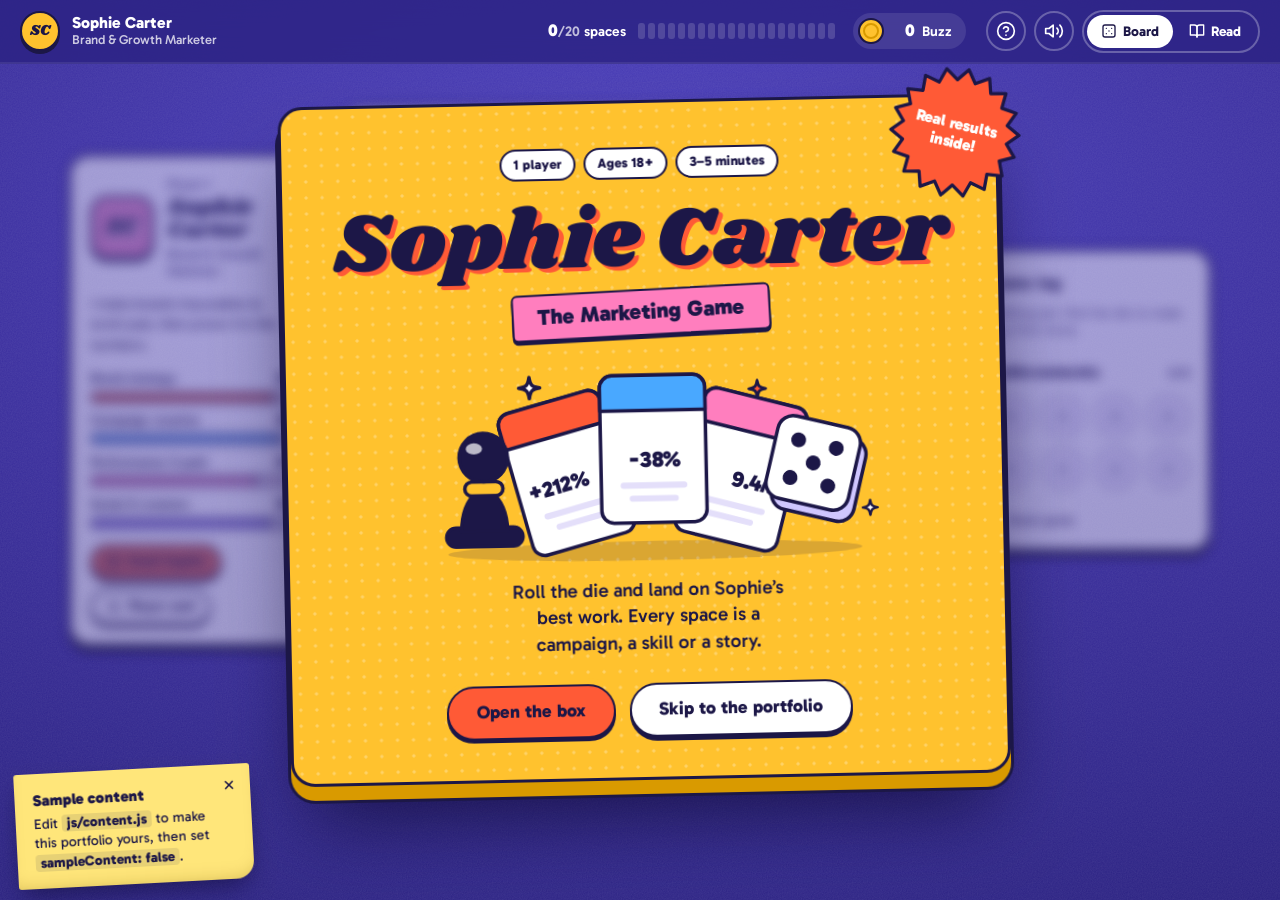
<file: index.html>
<!doctype html>
<html lang="en">
<head>
  <meta charset="utf-8">
  <meta name="viewport" content="width=device-width, initial-scale=1, viewport-fit=cover">
  <meta name="color-scheme" content="light">
  <meta name="theme-color" content="#3B2F9E">

  <!-- ================================================================
       EDIT THESE 6 LINES so link previews (LinkedIn, iMessage, Slack,
       WhatsApp) show her name. Replace YOUR-USERNAME and YOUR-REPO.
       ================================================================ -->
  <title>Sophie Carter | The Marketing Game</title>
  <meta name="description" content="Sophie Carter is a brand and growth marketer in Sydney. Roll the die to explore her campaigns, results and story.">
  <meta property="og:title" content="Sophie Carter | The Marketing Game">
  <meta property="og:description" content="A marketing portfolio you can play. Roll the die, land on the work.">
  <meta property="og:url" content="https://YOUR-USERNAME.github.io/YOUR-REPO/">
  <meta property="og:image" content="https://YOUR-USERNAME.github.io/YOUR-REPO/assets/og-image.png">
  <!-- ================================================================ -->

  <meta property="og:type" content="website">
  <meta property="og:image:width" content="1200">
  <meta property="og:image:height" content="630">
  <meta name="twitter:card" content="summary_large_image">

  <link rel="icon" href="assets/favicon.svg" type="image/svg+xml">
  <link rel="apple-touch-icon" href="assets/apple-touch-icon.png">

  <link rel="preload" href="assets/fonts/shrikhand-latin-400-normal.woff2" as="font" type="font/woff2" crossorigin>
  <link rel="preload" href="assets/fonts/gabarito-latin-800-normal.woff2" as="font" type="font/woff2" crossorigin>
  <link rel="stylesheet" href="css/style.css">
</head>
<body data-mode="play">
  <a class="skip-link" href="#read" data-view="read">Skip to the portfolio</a>

  <header class="hud" id="hud"></header>

  <main id="main">
    <section class="stage" id="stage" aria-label="The board game">
      <div class="lid-wrap" id="lid"></div>
      <div class="table" id="table">
        <aside class="panel panel--player" id="panel-player" aria-label="Player card"></aside>
        <div class="board-wrap">
          <div class="board" id="board"></div>
        </div>
        <aside class="panel panel--progress" id="panel-progress" aria-label="Progress"></aside>
      </div>
    </section>

    <section class="read" id="portfolio" hidden aria-label="Portfolio"></section>
  </main>

  <dialog class="card" id="card" aria-labelledby="card-title"></dialog>
  <div class="toasts" id="toasts" popover="manual" aria-live="polite"></div>
  <canvas class="confetti" id="confetti" popover="manual" aria-hidden="true"></canvas>
  <aside class="sticky-note" id="sample-note" hidden></aside>
  <div class="sr-only" id="announcer" aria-live="polite"></div>

  <noscript>
    <div class="noscript">
      <p>This portfolio is an interactive board game and needs JavaScript. Please turn it on, or open the page in another browser.</p>
    </div>
  </noscript>

  <script src="js/content.js"></script>
  <script src="js/sound.js"></script>
  <script src="js/confetti.js"></script>
  <script src="js/minigame.js"></script>
  <script src="js/app.js"></script>
</body>
</html>
</file>
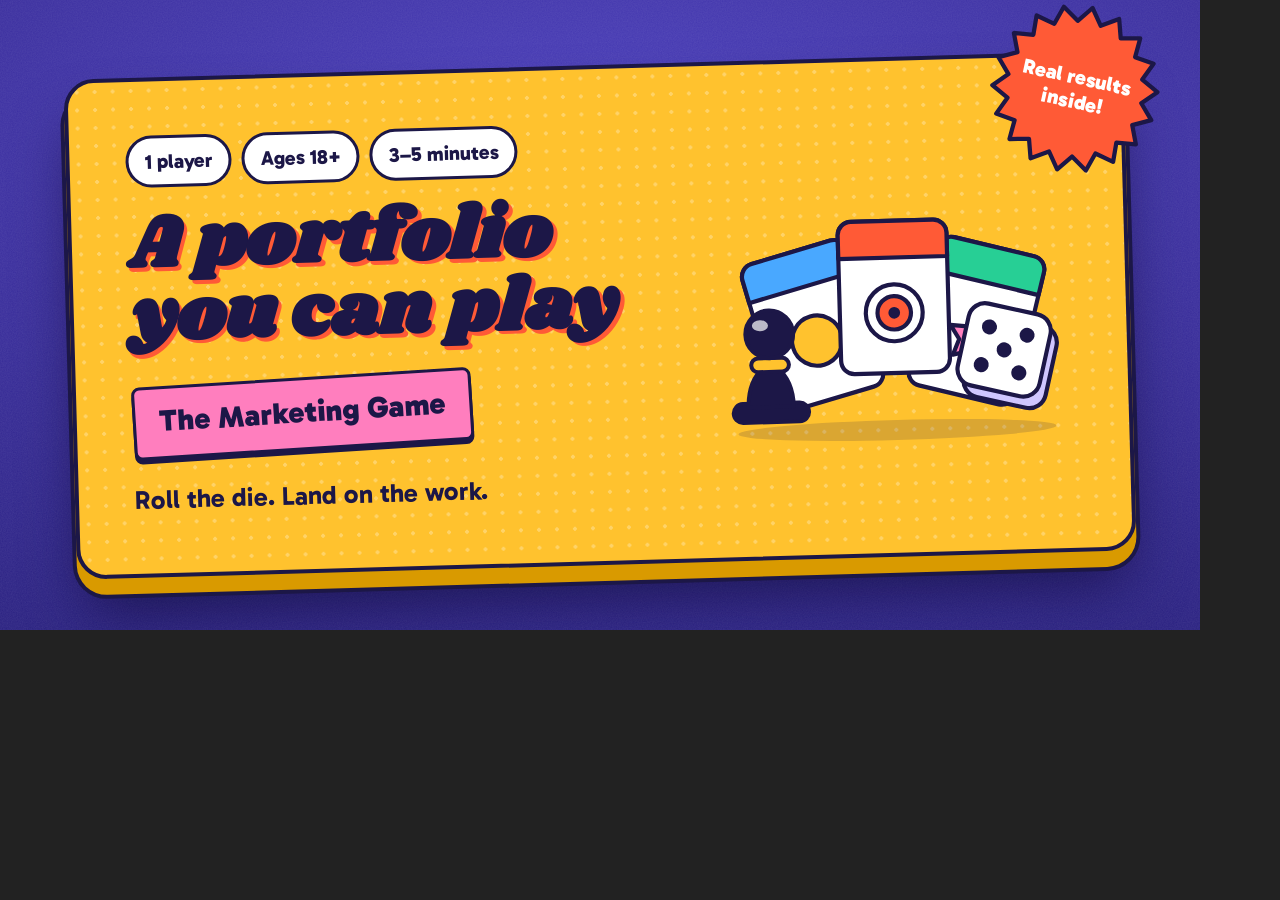
<file: tools/og.html>
<!doctype html>
<html lang="en">
<head>
<meta charset="utf-8">
<meta name="viewport" content="width=1200">
<title>Share image</title>
<!--
  This page draws the 1200 × 630 image that appears when the portfolio link
  is shared (LinkedIn, iMessage, Slack, WhatsApp...).

  Open it in Chrome at  tools/og.html          (generic version)
                    or  tools/og.html?named   (uses the name in js/content.js)
  Then: right-click > Inspect > Ctrl/Cmd+Shift+P > "Capture node screenshot"
  on the <div id="og"> element, and save it over assets/og-image.png
-->
<link rel="stylesheet" href="../css/style.css">
<style>
  html, body { margin: 0; background: #222; }
  #og {
    width: 1200px; height: 630px; position: relative; overflow: hidden;
    background-color: var(--felt);
    background-image: var(--noise), radial-gradient(120% 90% at 50% 20%, var(--felt-hi) 0%, var(--felt) 48%, var(--felt-lo) 100%);
    display: grid; place-items: center;
  }
  .og-lid {
    position: relative; width: 1060px; height: 500px; box-sizing: border-box;
    padding: 46px 56px;
    background-color: var(--sun);
    background-image: radial-gradient(circle, rgba(255,255,255,.28) 1.6px, transparent 2px);
    background-size: 18px 18px;
    border: 4px solid var(--ink); border-radius: 30px;
    box-shadow: 0 16px 0 0 var(--sun-deep), 0 16px 0 4px var(--ink), 0 40px 60px -10px rgba(8,4,40,.6);
    transform: rotate(-1.6deg);
    display: grid; grid-template-columns: 1fr 360px; align-items: center; gap: 24px;
    color: var(--ink); font-family: var(--f-ui);
  }
  .og-badges { display: flex; gap: 10px; margin-bottom: 22px; }
  .og-badges span { font-weight: 800; font-size: 20px; padding: 8px 16px; border-radius: 999px; background: #fff; border: 3px solid var(--ink); }
  .og-title { font-family: var(--f-display); font-size: 74px; line-height: .98; text-shadow: .05em .05em 0 var(--tomato); margin: 0; }
  .og-ribbon { display: inline-block; margin-top: 26px; font-weight: 900; font-size: 30px; padding: 10px 24px 12px; background: var(--pink); border: 3px solid var(--ink); border-radius: 8px; box-shadow: 0 4px 0 var(--ink); transform: rotate(-2deg); }
  .og-tag { margin-top: 26px; font-size: 26px; font-weight: 700; }
  .og-burst { position: absolute; width: 170px; right: -40px; top: -52px; transform: rotate(14deg); }
  .og-burst text { font-family: var(--f-ui); font-weight: 900; font-size: 17px; fill: #fff; }
</style>
</head>
<body>
<div id="og">
  <div class="og-lid">
    <div>
      <div class="og-badges"><span>1 player</span><span>Ages 18+</span><span>3–5 minutes</span></div>
      <h1 class="og-title" id="og-title">A portfolio<br>you can play</h1>
      <div class="og-ribbon">The Marketing Game</div>
      <p class="og-tag" id="og-tag">Roll the die. Land on the work.</p>
    </div>
    <svg viewBox="0 0 430 330" aria-hidden="true" style="width:360px">
      <ellipse cx="220" cy="312" rx="190" ry="12" fill="#1C1747" opacity=".16"/>
      <g stroke="#1C1747" stroke-width="5" stroke-linejoin="round" stroke-linecap="round">
        <g transform="rotate(-15 150 300)">
          <rect x="88" y="90" width="130" height="182" rx="16" fill="#fff"/>
          <path d="M88 106a16 16 0 0 1 16-16h98a16 16 0 0 1 16 16v28H88z" fill="#49A8FF"/>
          <circle cx="153" cy="200" r="30" fill="#FFC22E"/>
        </g>
        <g transform="rotate(15 290 300)">
          <rect x="222" y="90" width="130" height="182" rx="16" fill="#fff"/>
          <path d="M222 106a16 16 0 0 1 16-16h98a16 16 0 0 1 16 16v28H222z" fill="#27CF95"/>
          <path d="M287 172l9 18 20 3-14 14 3 20-18-9-18 9 3-20-14-14 20-3z" fill="#FF7EBE"/>
        </g>
        <g>
          <rect x="155" y="62" width="130" height="182" rx="16" fill="#fff"/>
          <path d="M155 78a16 16 0 0 1 16-16h98a16 16 0 0 1 16 16v28H155z" fill="#FF5A36"/>
          <circle cx="220" cy="172" r="34" fill="#fff"/><circle cx="220" cy="172" r="20" fill="#FF5A36"/><circle cx="220" cy="172" r="7" fill="#1C1747" stroke="none"/>
        </g>
        <g transform="translate(300 170) rotate(14 50 50)">
          <rect x="10" y="12" width="100" height="100" rx="20" fill="#CFC6FF"/>
          <rect x="0" y="0" width="100" height="100" rx="20" fill="#fff"/>
          <g fill="#1C1747" stroke="none"><circle cx="27" cy="27" r="9"/><circle cx="73" cy="27" r="9"/><circle cx="50" cy="50" r="9"/><circle cx="27" cy="73" r="9"/><circle cx="73" cy="73" r="9"/></g>
        </g>
        <g transform="translate(10 150) scale(3)" fill="#1C1747">
          <rect x="5" y="42" width="30" height="7.5" rx="3.75" stroke-width="1.6"/>
          <path d="M11 43.5C11 35.5 14 30.5 17.5 27.5h5C26 30.5 29 35.5 29 43.5Z" stroke-width="1.6"/>
          <rect x="12.5" y="24" width="15" height="5.5" rx="2.75" fill="#FFC22E" stroke-width="1.6"/>
          <circle cx="20" cy="14.5" r="9.5" stroke-width="1.6"/>
          <ellipse cx="16.4" cy="11" rx="3.2" ry="2.2" fill="#fff" opacity=".7" stroke="none"/>
        </g>
      </g>
    </svg>
    <svg class="og-burst" viewBox="0 0 140 140" aria-hidden="true" id="og-burst"></svg>
  </div>
</div>
<script src="../js/content.js"></script>
<script>
  (function () {
    var pts = [], n = 18;
    for (var k = 0; k < n * 2; k++) {
      var r = k % 2 ? 56 : 68, a = Math.PI * k / n - Math.PI / 2;
      pts.push((70 + r * Math.cos(a)).toFixed(1) + ',' + (70 + r * Math.sin(a)).toFixed(1));
    }
    document.getElementById('og-burst').innerHTML =
      '<polygon points="' + pts.join(' ') + '" fill="#FF5A36" stroke="#1C1747" stroke-width="3.5" stroke-linejoin="round"/>' +
      '<text x="70" y="66" text-anchor="middle">Real results</text><text x="70" y="86" text-anchor="middle">inside!</text>';
    var P = (window.PORTFOLIO || {}).person;
    if (/named/.test(location.search) && P) {
      document.getElementById('og-title').textContent = P.name;
      document.getElementById('og-tag').textContent = P.role + (P.location ? ', ' + P.location.split(',')[0] : '');
    }
  })();
</script>
</body>
</html>
</file>
<file: css/style.css>
/* =====================================================================
   THE MARKETING GAME — style.css
   A tabletop board game: indigo felt, printed cardstock, chunky ink.
   ===================================================================== */

/* ------------------------------------------------------------------ */
/*  Fonts (self-hosted, SIL Open Font License, see assets/fonts)       */
/* ------------------------------------------------------------------ */
@font-face { font-family: 'Gabarito'; font-style: normal; font-weight: 400; font-display: swap; src: url('../assets/fonts/gabarito-latin-400-normal.woff2') format('woff2'); unicode-range: U+0000-00FF, U+0131, U+0152-0153, U+02BB-02BC, U+02C6, U+02DA, U+02DC, U+0304, U+0308, U+0329, U+2000-206F, U+20AC, U+2122, U+2191, U+2193, U+2212, U+2215, U+FEFF, U+FFFD; }
@font-face { font-family: 'Gabarito'; font-style: normal; font-weight: 500; font-display: swap; src: url('../assets/fonts/gabarito-latin-500-normal.woff2') format('woff2'); unicode-range: U+0000-00FF, U+0131, U+0152-0153, U+02BB-02BC, U+02C6, U+02DA, U+02DC, U+0304, U+0308, U+0329, U+2000-206F, U+20AC, U+2122, U+2191, U+2193, U+2212, U+2215, U+FEFF, U+FFFD; }
@font-face { font-family: 'Gabarito'; font-style: normal; font-weight: 600; font-display: swap; src: url('../assets/fonts/gabarito-latin-600-normal.woff2') format('woff2'); unicode-range: U+0000-00FF, U+0131, U+0152-0153, U+02BB-02BC, U+02C6, U+02DA, U+02DC, U+0304, U+0308, U+0329, U+2000-206F, U+20AC, U+2122, U+2191, U+2193, U+2212, U+2215, U+FEFF, U+FFFD; }
@font-face { font-family: 'Gabarito'; font-style: normal; font-weight: 700; font-display: swap; src: url('../assets/fonts/gabarito-latin-700-normal.woff2') format('woff2'); unicode-range: U+0000-00FF, U+0131, U+0152-0153, U+02BB-02BC, U+02C6, U+02DA, U+02DC, U+0304, U+0308, U+0329, U+2000-206F, U+20AC, U+2122, U+2191, U+2193, U+2212, U+2215, U+FEFF, U+FFFD; }
@font-face { font-family: 'Gabarito'; font-style: normal; font-weight: 800; font-display: swap; src: url('../assets/fonts/gabarito-latin-800-normal.woff2') format('woff2'); unicode-range: U+0000-00FF, U+0131, U+0152-0153, U+02BB-02BC, U+02C6, U+02DA, U+02DC, U+0304, U+0308, U+0329, U+2000-206F, U+20AC, U+2122, U+2191, U+2193, U+2212, U+2215, U+FEFF, U+FFFD; }
@font-face { font-family: 'Gabarito'; font-style: normal; font-weight: 900; font-display: swap; src: url('../assets/fonts/gabarito-latin-900-normal.woff2') format('woff2'); unicode-range: U+0000-00FF, U+0131, U+0152-0153, U+02BB-02BC, U+02C6, U+02DA, U+02DC, U+0304, U+0308, U+0329, U+2000-206F, U+20AC, U+2122, U+2191, U+2193, U+2212, U+2215, U+FEFF, U+FFFD; }
@font-face { font-family: 'Gabarito'; font-style: normal; font-weight: 400; font-display: swap; src: url('../assets/fonts/gabarito-latin-ext-400-normal.woff2') format('woff2'); unicode-range: U+0100-02BA, U+02BD-02C5, U+02C7-02CC, U+02CE-02D7, U+02DD-02FF, U+1D00-1DBF, U+1E00-1E9F, U+1EF2-1EFF, U+2020, U+20A0-20AB, U+20AD-20C0, U+2113, U+2C60-2C7F, U+A720-A7FF; }
@font-face { font-family: 'Gabarito'; font-style: normal; font-weight: 700; font-display: swap; src: url('../assets/fonts/gabarito-latin-ext-700-normal.woff2') format('woff2'); unicode-range: U+0100-02BA, U+02BD-02C5, U+02C7-02CC, U+02CE-02D7, U+02DD-02FF, U+1D00-1DBF, U+1E00-1E9F, U+1EF2-1EFF, U+2020, U+20A0-20AB, U+20AD-20C0, U+2113, U+2C60-2C7F, U+A720-A7FF; }
@font-face { font-family: 'Gabarito'; font-style: normal; font-weight: 800; font-display: swap; src: url('../assets/fonts/gabarito-latin-ext-800-normal.woff2') format('woff2'); unicode-range: U+0100-02BA, U+02BD-02C5, U+02C7-02CC, U+02CE-02D7, U+02DD-02FF, U+1D00-1DBF, U+1E00-1E9F, U+1EF2-1EFF, U+2020, U+20A0-20AB, U+20AD-20C0, U+2113, U+2C60-2C7F, U+A720-A7FF; }
@font-face { font-family: 'Gabarito'; font-style: normal; font-weight: 900; font-display: swap; src: url('../assets/fonts/gabarito-latin-ext-900-normal.woff2') format('woff2'); unicode-range: U+0100-02BA, U+02BD-02C5, U+02C7-02CC, U+02CE-02D7, U+02DD-02FF, U+1D00-1DBF, U+1E00-1E9F, U+1EF2-1EFF, U+2020, U+20A0-20AB, U+20AD-20C0, U+2113, U+2C60-2C7F, U+A720-A7FF; }
@font-face { font-family: 'Shrikhand'; font-style: normal; font-weight: 400; font-display: swap; src: url('../assets/fonts/shrikhand-latin-400-normal.woff2') format('woff2'); unicode-range: U+0000-00FF, U+0131, U+0152-0153, U+02BB-02BC, U+02C6, U+02DA, U+02DC, U+0304, U+0308, U+0329, U+2000-206F, U+20AC, U+2122, U+2191, U+2193, U+2212, U+2215, U+FEFF, U+FFFD; }
@font-face { font-family: 'Shrikhand'; font-style: normal; font-weight: 400; font-display: swap; src: url('../assets/fonts/shrikhand-latin-ext-400-normal.woff2') format('woff2'); unicode-range: U+0100-02BA, U+02BD-02C5, U+02C7-02CC, U+02CE-02D7, U+02DD-02FF, U+1D00-1DBF, U+1E00-1E9F, U+1EF2-1EFF, U+2020, U+20A0-20AB, U+20AD-20C0, U+2113, U+2C60-2C7F, U+A720-A7FF; }

:root {
  /* Table & paper */
  --felt: #3B2F9E;
  --felt-hi: #4B3FBC;
  --felt-lo: #2A2180;
  --board: #F6F3FF;
  --paper: #FFFFFF;
  --line-soft: #E4DFFA;

  /* Ink */
  --ink: #1C1747;
  --ink-deep: #120E33;
  --ink-2: #4E4880;
  --ink-3: #8C88AE;

  /* Game-piece colours */
  --tomato: #FF5A36;
  --sky: #49A8FF;
  --mint: #27CF95;
  --pink: #FF7EBE;
  --sun: #FFC22E;
  --grape: #9277FF;
  --sun-deep: #D99A00;

  /* Type */
  --f-display: 'Shrikhand', 'Cooper Black', Georgia, serif;
  --f-ui: 'Gabarito', ui-rounded, system-ui, -apple-system, 'Segoe UI', sans-serif;

  /* Shape */
  --stroke: 2.5px;
  --r-card: 22px;
  --r-tile: 14px;
  --hud-h: 64px;

  --noise: url("data:image/svg+xml,%3Csvg xmlns='http://www.w3.org/2000/svg' width='180' height='180'%3E%3Cfilter id='n'%3E%3CfeTurbulence type='fractalNoise' baseFrequency='.8' numOctaves='3' stitchTiles='stitch'/%3E%3CfeColorMatrix values='0 0 0 0 1 0 0 0 0 1 0 0 0 0 1 0 0 0 .08 0'/%3E%3C/filter%3E%3Crect width='100%25' height='100%25' filter='url(%23n)'/%3E%3C/svg%3E");
}

/* ------------------------------------------------------------------ */
/*  Base                                                               */
/* ------------------------------------------------------------------ */
*, *::before, *::after { box-sizing: border-box; }
html { -webkit-text-size-adjust: 100%; text-size-adjust: 100%; scroll-behavior: smooth; }
html:has(dialog[open]) { overflow: hidden; }
body {
  margin: 0;
  min-height: 100svh;
  font-family: var(--f-ui);
  font-size: 17px;
  line-height: 1.5;
  color: var(--ink);
  background-color: var(--felt);
  background-image: var(--noise), radial-gradient(120% 90% at 50% 20%, var(--felt-hi) 0%, var(--felt) 48%, var(--felt-lo) 100%);
  background-attachment: fixed;
  -webkit-font-smoothing: antialiased;
  -moz-osx-font-smoothing: grayscale;
  overflow-x: hidden;
}
body[data-mode="read"] { background: var(--board); }
button { font: inherit; color: inherit; }
img, svg { display: block; max-width: 100%; }
p, h1, h2, h3, ol, ul, dl, figure, blockquote { margin: 0; }
a { color: inherit; }
kbd { font: inherit; }
[hidden] { display: none !important; }

:focus-visible { outline: 3px solid var(--sun); outline-offset: 3px; }
body[data-mode="read"] :focus-visible { outline-color: var(--tomato); }

.sr-only {
  position: absolute !important; width: 1px; height: 1px; padding: 0; margin: -1px;
  overflow: hidden; clip: rect(0 0 0 0); white-space: nowrap; border: 0;
}
.skip-link {
  position: fixed; left: 16px; top: 12px; z-index: 100;
  padding: 10px 16px; border-radius: 999px; background: var(--sun); color: var(--ink);
  font-weight: 800; text-decoration: none; border: var(--stroke) solid var(--ink);
  transform: translateY(-160%); transition: transform .2s;
}
.skip-link:focus { transform: none; }

.i { width: 1em; height: 1em; flex: none; }

/* ------------------------------------------------------------------ */
/*  Buttons                                                            */
/* ------------------------------------------------------------------ */
.btn {
  --bg: var(--paper); --fg: var(--ink);
  display: inline-flex; align-items: center; justify-content: center; gap: .5em;
  padding: .7em 1.2em;
  border: var(--stroke) solid var(--ink);
  border-radius: 999px;
  background: var(--bg); color: var(--fg);
  font-weight: 800; font-size: 16px; line-height: 1.1;
  text-decoration: none; white-space: nowrap;
  cursor: pointer;
  box-shadow: 0 4px 0 var(--ink);
  transition: transform .12s ease, box-shadow .12s ease, background-color .15s;
  -webkit-tap-highlight-color: transparent;
  user-select: none;
}
.btn .i { width: 1.15em; height: 1.15em; stroke-width: 2.4; }
.btn:hover { transform: translateY(-2px); box-shadow: 0 6px 0 var(--ink); }
.btn:active { transform: translateY(3px); box-shadow: 0 1px 0 var(--ink); }
.btn[disabled] { cursor: not-allowed; opacity: .55; transform: none; box-shadow: 0 2px 0 var(--ink); }
.btn--primary { --bg: var(--tomato); }
.btn--paper { --bg: var(--paper); }
.btn--ink { --bg: var(--ink); --fg: #fff; box-shadow: 0 4px 0 var(--tomato); }
.btn--ink:hover { box-shadow: 0 6px 0 var(--tomato); }
.btn--ink:active { box-shadow: 0 1px 0 var(--tomato); }
.btn--lg { font-size: 18px; padding: .85em 1.55em; }
.btn--sm { font-size: 14.5px; padding: .6em 1em; box-shadow: 0 3px 0 var(--ink); }
.btn--sm:hover { box-shadow: 0 5px 0 var(--ink); }
.btn--icon { padding: .6em; aspect-ratio: 1; }

.text-link { font-weight: 700; text-decoration: underline; text-decoration-thickness: 2px; text-underline-offset: 3px; }
.text-link:hover { text-decoration-color: var(--tomato); }

.icon-btn {
  width: 40px; height: 40px; border-radius: 50%;
  display: inline-grid; place-items: center;
  border: 2px solid rgba(255, 255, 255, .28); background: transparent; cursor: pointer;
  transition: background-color .15s, border-color .15s;
}
.icon-btn .i { width: 20px; height: 20px; }
.icon-btn:hover { background: rgba(255, 255, 255, .12); border-color: rgba(255, 255, 255, .5); }
.icon-btn[aria-pressed="false"] { opacity: .7; }

/* ------------------------------------------------------------------ */
/*  HUD                                                                */
/* ------------------------------------------------------------------ */
.hud {
  position: sticky; top: 0; z-index: 40;
  height: var(--hud-h);
  display: flex; align-items: center; gap: 16px;
  padding: 0 max(20px, env(safe-area-inset-left));
  color: #fff;
  background: color-mix(in srgb, var(--felt-lo) 78%, transparent);
  -webkit-backdrop-filter: blur(12px); backdrop-filter: blur(12px);
  border-bottom: 2px solid rgba(255, 255, 255, .08);
}
body[data-mode="read"] .hud {
  color: var(--ink);
  background: color-mix(in srgb, var(--board) 86%, transparent);
  border-bottom-color: rgba(28, 23, 71, .1);
}
body[data-mode="read"] .icon-btn { border-color: rgba(28, 23, 71, .2); }
body[data-mode="read"] .icon-btn:hover { background: rgba(28, 23, 71, .06); }
body[data-mode="read"] .hud__stats { display: none; }

.hud__brand { display: flex; align-items: center; gap: 12px; text-decoration: none; min-width: 0; }
.hud__mark {
  width: 40px; height: 40px; flex: none; border-radius: 50%;
  display: grid; place-items: center;
  background: var(--sun); color: var(--ink);
  border: var(--stroke) solid var(--ink);
  box-shadow: 0 3px 0 var(--ink);
  font-family: var(--f-display); font-size: 15px; letter-spacing: .02em;
}
.hud__name { display: flex; flex-direction: column; font-weight: 800; font-size: 16px; line-height: 1.15; white-space: nowrap; }
.hud__name small { font-weight: 500; font-size: 13px; opacity: .75; }

.hud__stats { margin-left: auto; display: flex; align-items: center; gap: 18px; }
.hud__progress { display: flex; align-items: center; gap: 12px; font-size: 14px; font-weight: 600; white-space: nowrap; }
.hud__count b { font-size: 17px; font-weight: 900; font-variant-numeric: tabular-nums; }
.hud__of { opacity: .7; }
.pips { display: grid; grid-auto-flow: column; gap: 3px; }
.pips i { width: 7px; height: 16px; border-radius: 3px; background: rgba(255, 255, 255, .16); transition: background-color .3s, transform .3s; }
.pips i.on { background: var(--c); box-shadow: inset 0 0 0 1.5px var(--ink); transform: scaleY(1.12); }

.hud__buzz {
  display: flex; align-items: center; gap: 7px;
  padding: 5px 14px 5px 5px; border-radius: 999px;
  background: rgba(255, 255, 255, .1);
  font-size: 14px; font-weight: 600;
}
.hud__buzz b { font-size: 17px; font-weight: 900; font-variant-numeric: tabular-nums; min-width: 2.4ch; text-align: right; }
.hud__buzz.bump .coin { animation: coin-spin .6s ease; }
.coin {
  width: 26px; height: 26px; border-radius: 50%;
  background: var(--sun); border: var(--stroke) solid var(--ink);
  box-shadow: inset 0 0 0 3px var(--sun), inset 0 0 0 5px var(--sun-deep);
}
@keyframes coin-spin { 50% { transform: rotateY(180deg) scale(1.15); } }

.hud__actions { display: flex; align-items: center; gap: 8px; }
.hud__stats + .hud__actions { margin-left: 4px; }
.seg {
  display: inline-flex; padding: 3px; gap: 2px;
  border-radius: 999px; border: 2px solid rgba(255, 255, 255, .28);
}
body[data-mode="read"] .seg { border-color: rgba(28, 23, 71, .2); }
.seg button {
  display: inline-flex; align-items: center; gap: 6px;
  border: 0; background: transparent; cursor: pointer;
  padding: 6px 14px; border-radius: 999px;
  font-weight: 700; font-size: 14px;
}
.seg button .i { width: 16px; height: 16px; }
.seg button[aria-pressed="true"] { background: #fff; color: var(--ink); }
body[data-mode="read"] .seg button[aria-pressed="true"] { background: var(--ink); color: #fff; }
body[data-mode="read"] .hud__actions { margin-left: auto; }

/* ------------------------------------------------------------------ */
/*  Stage & table layout                                               */
/* ------------------------------------------------------------------ */
.stage { position: relative; min-height: calc(100svh - var(--hud-h)); }

.table {
  --bsize: min(calc(100vw - 32px), calc(100svh - var(--hud-h) - 48px), 940px);
  display: grid;
  grid-template-areas: "board" "player" "progress";
  grid-template-columns: minmax(0, 1fr);
  justify-items: center;
  gap: 28px;
  padding: 22px 16px 56px;
  transition: filter .7s ease, transform .9s cubic-bezier(.2, .8, .2, 1), opacity .7s ease;
}
.stage:not(.is-open) .table {
  filter: blur(6px) saturate(.7);
  transform: scale(.94);
  opacity: .5;
  pointer-events: none;
  user-select: none;
}
.board-wrap { grid-area: board; width: var(--bsize); max-width: 100%; }
.panel--player { grid-area: player; }
.panel--progress { grid-area: progress; }
.panel { width: 100%; max-width: 420px; }

@media (min-width: 760px) {
  .table {
    grid-template-areas: "board board" "player progress";
    grid-template-columns: repeat(2, minmax(0, 380px));
    justify-content: center;
    align-items: start;
  }
  .board-wrap { justify-self: center; }
}
@media (min-width: 1200px) and (min-height: 600px) {
  .table {
    --bsize: min(calc(100svh - var(--hud-h) - 48px), calc(100vw - 2 * 260px - 2 * 36px - 64px), 940px);
    grid-template-areas: "player board progress";
    grid-template-columns: 260px auto 260px;
    align-items: center;
    gap: 36px;
    padding: 24px 32px 32px;
  }
}
@media (max-height: 520px) and (max-width: 1199px) {
  .table { --bsize: min(calc(100vw - 32px), 560px); }
}

/* ------------------------------------------------------------------ */
/*  Box lid                                                            */
/* ------------------------------------------------------------------ */
.lid-wrap {
  position: absolute; inset: 0; z-index: 20;
  display: grid; place-items: start center;
  padding: clamp(16px, 4vh, 44px) 16px 32px;
  perspective: 1800px;
}
.stage.is-open .lid-wrap { pointer-events: none; }

.lid {
  position: relative;
  width: min(100%, 720px);
  padding: clamp(22px, 4.2vw, 44px) clamp(18px, 4.5vw, 48px) clamp(24px, 4vw, 40px);
  text-align: center;
  color: var(--ink);
  background-color: var(--sun);
  background-image: radial-gradient(circle, rgba(255, 255, 255, .28) 1.4px, transparent 1.8px);
  background-size: 16px 16px;
  border: 3px solid var(--ink);
  border-radius: 24px;
  box-shadow: 0 14px 0 0 var(--sun-deep), 0 14px 0 3px var(--ink), 0 50px 80px -20px rgba(8, 4, 40, .7);
  transform: rotate(-1.2deg);
  transform-origin: 50% 20%;
  animation: lid-in .8s cubic-bezier(.2, 1.1, .3, 1) both;
}
@keyframes lid-in { from { transform: translateY(40px) rotate(-4deg) scale(.96); opacity: 0; } }
.stage.is-opening .lid { animation: lid-off .95s cubic-bezier(.55, 0, .75, .1) forwards; }
@keyframes lid-off {
  0% { transform: rotate(-1.2deg); }
  22% { transform: translateY(-3%) rotate(-.5deg) rotateX(12deg) scale(1.03); }
  100% { transform: translateY(-120vh) rotate(-16deg) rotateX(48deg) scale(.9); opacity: .9; }
}

.lid__badges { list-style: none; padding: 0; display: flex; flex-wrap: wrap; gap: 8px; justify-content: center; margin-bottom: clamp(14px, 2.4vw, 22px); }
.lid__badges li {
  font-size: 13.5px; font-weight: 800; line-height: 1;
  padding: 7px 12px; border-radius: 999px;
  background: #fff; border: 2px solid var(--ink);
}
.lid__burst {
  position: absolute; width: clamp(92px, 16vw, 132px); right: clamp(-26px, -2vw, -12px); top: clamp(-30px, -3vw, -18px);
  transform: rotate(14deg);
  animation: burst-wobble 3.2s ease-in-out infinite;
}
.lid__burst text { font-family: var(--f-ui); font-weight: 900; font-size: 17px; fill: #fff; }
@keyframes burst-wobble { 50% { transform: rotate(8deg) scale(1.04); } }

.lid__title { display: flex; flex-direction: column; align-items: center; gap: 8px; margin: 0; }
.lid__name {
  font-family: var(--f-display); font-weight: 400;
  font-size: clamp(44px, min(11vw, 9.4vh), 100px); line-height: .95;
  letter-spacing: -.005em;
  color: var(--ink);
  text-shadow: .05em .05em 0 var(--tomato);
  text-wrap: balance;
}
.lid__ribbon {
  font-family: var(--f-ui); font-weight: 900;
  font-size: clamp(15px, 2.6vw, 22px); line-height: 1;
  padding: .45em 1.1em .5em;
  background: var(--pink); color: var(--ink);
  border: var(--stroke) solid var(--ink); border-radius: 6px;
  box-shadow: 0 3px 0 var(--ink);
  transform: rotate(-2deg);
}
.lid__art { margin: clamp(10px, 2vw, 20px) auto clamp(8px, 1.4vw, 14px); width: min(100%, 520px); }
.lid__svg { width: 100%; height: auto; max-height: 23vh; margin: 0 auto; }
.lid__svg .art-metric { font-family: var(--f-ui); font-weight: 900; font-size: 25px; fill: var(--ink); stroke: none; letter-spacing: -.02em; }
.lid__svg .art-pawn { fill: var(--ink); stroke: var(--ink); }
.lid__tagline { font-size: clamp(16px, 2.2vw, 19px); font-weight: 500; line-height: 1.4; max-width: 34ch; margin: 0 auto clamp(18px, 3vw, 26px); text-wrap: balance; }
.lid__actions { display: flex; flex-wrap: wrap; gap: 12px 14px; justify-content: center; }
.lid__new {
  margin-top: 16px; border: 0; background: none; cursor: pointer;
  font-weight: 700; font-size: 14.5px; text-decoration: underline; text-underline-offset: 3px;
}
@media (max-width: 520px) {
  .lid__actions .btn { width: 100%; }
  .lid__badges { justify-content: flex-start; padding-right: 58px; gap: 6px; }
  .lid__badges li { font-size: 12.5px; padding: 6px 10px; }
  .lid__burst { width: 88px; right: -14px; top: -34px; }
}

/* ------------------------------------------------------------------ */
/*  The board                                                          */
/* ------------------------------------------------------------------ */
.board {
  position: relative;
  width: 100%;
  aspect-ratio: 1 / 1;
  container: board / inline-size;
  transition: transform .5s ease-out;
  will-change: transform;
}
.board__grid {
  position: absolute; inset: 0;
  display: grid;
  grid-template-columns: 1.45fr repeat(4, 1fr) 1.45fr;
  grid-template-rows: 1.45fr repeat(4, 1fr) 1.45fr;
  gap: 2px;
  background: var(--ink);
  border: 3px solid var(--ink);
  border-radius: clamp(12px, 2.4cqi, 24px);
  overflow: hidden;
  box-shadow: 0 clamp(5px, 1.1cqi, 11px) 0 var(--ink-deep), 0 34px 60px -14px rgba(8, 4, 40, .65);
}

/* spaces */
.space {
  position: relative;
  min-width: 0; min-height: 0;
  margin: 0; padding: 0; border: 0;
  background: var(--board);
  cursor: pointer;
  overflow: hidden;
  -webkit-tap-highlight-color: transparent;
  transition: background-color .15s;
}
.space:hover { background: #fff; }
.space:focus-visible { outline: 3px solid var(--tomato); outline-offset: -5px; z-index: 3; }
.space__band { position: absolute; background: var(--c); transition: transform .2s; }
.space[data-side="top"] .space__band { inset: auto 0 0 0; height: 22%; border-top: 2px solid var(--ink); }
.space[data-side="bottom"] .space__band { inset: 0 0 auto 0; height: 22%; border-bottom: 2px solid var(--ink); }
.space[data-side="left"] .space__band { inset: 0 0 0 auto; width: 22%; border-left: 2px solid var(--ink); }
.space[data-side="right"] .space__band { inset: 0 auto 0 0; width: 22%; border-right: 2px solid var(--ink); }

.space__body {
  position: absolute; inset: 0;
  display: grid; grid-template-rows: 1fr auto 1fr;
  justify-items: center; align-items: center;
  gap: 3px;
  padding: 8% 7%;
  text-align: center;
}
.space--band[data-side="top"] .space__body { bottom: 22%; }
.space--band[data-side="bottom"] .space__body { top: 22%; }
.space--band[data-side="left"] .space__body { right: 22%; }
.space--band[data-side="right"] .space__body { left: 22%; }

.space__title {
  align-self: start;
  font-weight: 800; font-size: clamp(9px, 1.4cqi, 14px); line-height: 1.1;
  letter-spacing: -.005em;
  text-wrap: balance;
  overflow-wrap: anywhere;
}
.space__icon { display: grid; place-items: center; width: clamp(18px, 4.2cqi, 40px); aspect-ratio: 1; }
.space__icon .i { width: 100%; height: auto; aspect-ratio: 1 / 1; }
.space__foot { align-self: end; font-weight: 600; font-size: clamp(8px, 1.18cqi, 12px); line-height: 1.1; color: var(--ink-2); }

.space--case .space__foot { font-weight: 900; font-size: clamp(9px, 1.5cqi, 15px); color: var(--ink); letter-spacing: -.01em; }
.space__mono { font-family: var(--f-display); font-size: clamp(15px, 3.4cqi, 34px); line-height: 1; color: var(--ink); transform: translateY(-4%); }

/* utility spaces: icon in a coloured token */
.space:not(.space--case):not(.space--corner) .space__icon {
  --s: clamp(20px, 4.6cqi, 44px);
  width: var(--s);
  padding: calc(var(--s) * .2);
  border-radius: 50%;
  background: var(--c);
  border: 2px solid var(--ink);
  box-shadow: 0 2px 0 var(--ink);
}
.space:not(.space--case):not(.space--corner) .space__icon .i { stroke-width: 2.4; }

/* corners */
.space--corner { background: var(--c); }
.space--corner:hover { background: color-mix(in srgb, var(--c) 82%, #fff); }
.space--corner .space__body { padding: 10% 9%; gap: 4px; }
.space--corner .space__title { font-family: var(--f-display); font-weight: 400; font-size: clamp(10px, 2.2cqi, 22px); line-height: 1; letter-spacing: 0; }
.space--corner .space__icon { width: clamp(22px, 5.6cqi, 56px); }
.space--corner .space__icon .i { stroke-width: 1.9; }
.space--corner .space__foot { color: var(--ink); font-weight: 700; font-size: clamp(8px, 1.2cqi, 12.5px); max-width: 14ch; }
.space--launch .space__icon { transform: rotate(-8deg); }

/* visited stamp */
.space__seen {
  position: absolute; top: 50%; right: 7%; margin-top: calc(clamp(11px, 2.1cqi, 21px) / -2);
  width: clamp(11px, 2.1cqi, 21px); aspect-ratio: 1;
  display: grid; place-items: center;
  border-radius: 50%;
  background: var(--ink); color: #fff;
  transform: scale(0);
  transition: transform .35s cubic-bezier(.3, 1.7, .5, 1);
}
.space__seen .i { width: 64%; height: 64%; stroke-width: 3.6; }
.space.is-seen .space__seen { transform: scale(1); }
.space--band[data-side="top"] .space__seen { top: 39%; }
.space--band[data-side="bottom"] .space__seen { top: 61%; }
.space--band[data-side="left"] .space__seen { right: calc(22% + 6%); }
.space--corner .space__seen { top: 12%; right: 9%; margin-top: 0; }
.space.is-here { background: #fff; box-shadow: inset 0 0 0 3px var(--sun); }
.space--corner.is-here { box-shadow: inset 0 0 0 3px #fff; }
.space.is-landed::after {
  content: ""; position: absolute; inset: 0; pointer-events: none;
  box-shadow: inset 0 0 0 4px var(--ink);
  animation: land-ring .6s ease-out forwards;
}
@keyframes land-ring { from { opacity: 1; } to { opacity: 0; box-shadow: inset 0 0 0 16px var(--ink); } }

/* centre */
.center {
  grid-row: 2 / 6; grid-column: 2 / 6;
  position: relative;
  display: flex; flex-direction: column; align-items: center; justify-content: center;
  gap: clamp(8px, 2.2cqi, 22px);
  padding: 4cqi;
  text-align: center;
  background-color: var(--board);
  background-image: radial-gradient(circle, rgba(28, 23, 71, .075) 1.2px, transparent 1.7px);
  background-size: 15px 15px;
  overflow: hidden;
}
.center__logo { display: flex; flex-direction: column; align-items: center; gap: .6em; transform: rotate(-4deg); pointer-events: none; }
.center__name {
  font-family: var(--f-display);
  font-size: clamp(18px, 5.4cqi, 54px); line-height: .95;
  color: var(--ink);
  text-shadow: .055em .055em 0 var(--tomato);
  white-space: nowrap;
}
.center__ribbon {
  font-weight: 900; font-size: clamp(9px, 1.55cqi, 16px); line-height: 1;
  padding: .45em 1em .5em;
  background: var(--pink); border: 2px solid var(--ink); border-radius: 5px;
  box-shadow: 0 2px 0 var(--ink);
  transform: rotate(3deg);
}
.center__play { display: flex; align-items: center; justify-content: center; gap: clamp(10px, 4.4cqi, 44px); }
.center__status {
  font-size: clamp(10px, 1.5cqi, 15px); font-weight: 600; line-height: 1.3;
  color: var(--ink-2);
  max-width: 36ch; min-height: 2.6em;
  text-wrap: balance;
}
.roll { font-size: clamp(12px, 1.8cqi, 18px); padding: .75em 1.35em; }
.roll kbd {
  display: inline-grid; place-items: center;
  min-width: 1.55em; height: 1.55em; padding: 0 .3em; margin-left: .15em;
  font-size: .78em; font-weight: 900;
  background: rgba(255, 255, 255, .55); border: 2px solid var(--ink); border-radius: 6px;
}
.roll.is-inviting:not([disabled]) { animation: invite 1.8s ease-in-out infinite; }
@keyframes invite {
  0%, 60%, 100% { transform: none; }
  70% { transform: translateY(-4px) rotate(-2deg); }
  80% { transform: translateY(0) rotate(2deg); }
  90% { transform: translateY(-2px) rotate(-1deg); }
}

/* decks */
.deck {
  --c: var(--pink);
  position: relative;
  width: clamp(40px, 9.6cqi, 96px); aspect-ratio: 5 / 7;
  padding: 0; border: 0; background: none; cursor: pointer;
  -webkit-tap-highlight-color: transparent;
}
.deck--mouth { --c: var(--sky); }
.deck--empty { visibility: hidden; }
.deck__card {
  position: absolute; inset: 0;
  border-radius: 12%;
  border: 2px solid var(--ink);
  background-color: var(--c);
  background-image: repeating-linear-gradient(45deg, rgba(255, 255, 255, .3) 0 4px, transparent 4px 9px);
  box-shadow: 0 2px 0 var(--ink);
  transition: transform .25s cubic-bezier(.3, 1.4, .5, 1);
}
.deck__card:nth-child(1) { transform: rotate(-9deg) translate(-6%, 3%); }
.deck__card:nth-child(2) { transform: rotate(5deg) translate(4%, 1%); }
.deck__card--top { display: grid; place-items: center; transform: rotate(-2deg); }
.deck__card--top .i {
  width: 46%; height: auto; aspect-ratio: 1; padding: clamp(3px, .8cqi, 8px);
  background: #fff; border: 2px solid var(--ink); border-radius: 50%;
  stroke-width: 2.4;
}
.deck:hover .deck__card--top, .deck:focus-visible .deck__card--top { transform: translateY(-12%) rotate(-6deg); }
.deck.is-drawing .deck__card--top { animation: draw .3s ease-in forwards; }
@keyframes draw { to { transform: translateY(-60%) rotate(-14deg) scale(1.1); opacity: 0; } }
.deck__label {
  position: absolute; top: 100%; left: 50%; translate: -50% 0;
  margin-top: clamp(6px, 1.4cqi, 12px);
  font-size: clamp(9px, 1.2cqi, 12.5px); font-weight: 700; color: var(--ink-2); white-space: nowrap;
}

/* the die */
.die-tray {
  --die: clamp(32px, 8.2cqi, 82px);
  position: relative;
  width: calc(var(--die) * 1.85); aspect-ratio: 1;
  display: grid; place-items: center;
  border-radius: 50%;
  background: radial-gradient(circle at 50% 38%, var(--felt-hi), var(--felt) 70%);
  border: 3px solid var(--ink);
  box-shadow: inset 0 6px 0 rgba(0, 0, 0, .28), 0 3px 0 var(--ink);
}
.die { width: var(--die); height: var(--die); perspective: 700px; position: relative; z-index: 1; }
.die.is-rolling { animation: die-jump 1s cubic-bezier(.3, .6, .4, 1); }
@keyframes die-jump {
  0% { transform: none; }
  25% { transform: translateY(-38%) scale(1.12); }
  55% { transform: translateY(0) scale(1); }
  70% { transform: translateY(-10%); }
  85% { transform: none; }
}
.die__cube {
  position: relative; width: 100%; height: 100%;
  transform-style: preserve-3d;
  transition: transform 1s cubic-bezier(.18, .75, .25, 1);
}
.die__cube.no-anim { transition: none; }
.die__face, .die__core { position: absolute; inset: 0; }
.die__face {
  display: grid; grid-template: repeat(3, 1fr) / repeat(3, 1fr);
  padding: 13%;
  background: #fff;
  border: 2.5px solid var(--ink);
  border-radius: 16%;
  box-shadow: inset 0 -3px 0 #E4DFFA;
}
.die__core { background: #fff; }
.die__core--x { transform: rotateY(90deg); }
.die__core--y { transform: rotateX(90deg); }
.pip { width: 74%; aspect-ratio: 1; place-self: center; border-radius: 50%; background: var(--ink); }
.die__face--1 { transform: translateZ(calc(var(--die) / 2)); }
.die__face--6 { transform: rotateY(180deg) translateZ(calc(var(--die) / 2)); }
.die__face--2 { transform: rotateY(90deg) translateZ(calc(var(--die) / 2)); }
.die__face--5 { transform: rotateY(-90deg) translateZ(calc(var(--die) / 2)); }
.die__face--3 { transform: rotateX(90deg) translateZ(calc(var(--die) / 2)); }
.die__face--4 { transform: rotateX(-90deg) translateZ(calc(var(--die) / 2)); }
.die__face--1 .pip { width: 90%; background: var(--tomato); box-shadow: inset 0 0 0 2px var(--ink); }
.die__shadow {
  position: absolute; left: 50%; top: 50%;
  width: calc(var(--die) * 1.05); height: calc(var(--die) * .34);
  translate: -50% calc(var(--die) * .42);
  border-radius: 50%; background: rgba(8, 4, 40, .45); filter: blur(3px);
}

/* the player token */
.token {
  --tok: clamp(20px, 4.4cqi, 44px);
  position: absolute; left: 0; top: 0; z-index: 5;
  width: var(--tok); height: calc(var(--tok) * 1.3);
  pointer-events: none;
  will-change: transform;
}
.token__pawn { position: absolute; inset: 0; translate: -50% -90%; transform-origin: 50% 100%; filter: drop-shadow(0 2px 0 rgba(8, 4, 40, .25)); }
.token__pawn svg { width: 100%; height: 100%; overflow: visible; }
.token__pawn .pawn-base, .token__pawn .pawn-body, .token__pawn .pawn-head { fill: var(--ink); }
.token__pawn .pawn-collar { fill: var(--sun); }
.token.is-golden .pawn-base, .token.is-golden .pawn-body, .token.is-golden .pawn-head { fill: var(--sun); }
.token.is-golden .pawn-collar { fill: var(--tomato); }
.token.is-golden .token__pawn { animation: golden 1.6s ease-in-out infinite; }
@keyframes golden { 50% { filter: drop-shadow(0 0 8px #fff) drop-shadow(0 2px 0 rgba(8, 4, 40, .25)); } }
.token__shadow {
  position: absolute; left: 0; top: 0;
  width: calc(var(--tok) * 1.05); height: calc(var(--tok) * .34);
  translate: -50% -55%;
  border-radius: 50%;
  background: rgba(28, 23, 71, .38);
}
.float-pts {
  position: absolute; z-index: 6; pointer-events: none;
  translate: -50% -100%;
  font-weight: 900; font-size: clamp(12px, 2cqi, 20px); color: var(--ink);
  background: var(--mint); border: 2px solid var(--ink); border-radius: 999px;
  padding: .1em .55em; box-shadow: 0 2px 0 var(--ink);
  animation: float-up 1.1s cubic-bezier(.2, .8, .3, 1) forwards;
}
@keyframes float-up {
  0% { transform: translateY(8px) scale(.6); opacity: 0; }
  20% { transform: translateY(0) scale(1.08); opacity: 1; }
  75% { opacity: 1; }
  100% { transform: translateY(-34px) scale(1); opacity: 0; }
}

/* small boards: icons only */
@container board (max-width: 600px) {
  .center__logo, .deck { display: none; }
  .space:not(.space--corner) .space__title,
  .space:not(.space--corner) .space__foot { display: none; }
  .space--corner .space__foot { display: none; }
  .space__body { grid-template-rows: 1fr; }
  .roll kbd { display: none; }
  .center { padding: 3cqi; gap: 2.4cqi; }
}
@container board (max-width: 600px) and (min-width: 1px) {
  .space__icon { width: clamp(16px, 5cqi, 30px); }
  .space:not(.space--case):not(.space--corner) .space__icon { --s: clamp(18px, 6.2cqi, 34px); }
  .space__mono { font-size: clamp(14px, 4.6cqi, 28px); }
  .space--corner .space__title { font-size: clamp(9px, 3cqi, 16px); }
  .space--corner .space__body { grid-template-rows: auto auto; align-content: center; }
  .space--corner .space__icon { width: clamp(20px, 7cqi, 40px); }
  .space__seen { width: clamp(9px, 3cqi, 16px); }
  .token { --tok: clamp(16px, 5.6cqi, 32px); }
  .die-tray { --die: clamp(28px, 11cqi, 60px); }
  .center__status { font-size: clamp(10px, 3.3cqi, 14px); }
  .roll { font-size: clamp(12px, 3.8cqi, 16px); padding: .6em 1.1em; }
}

/* ------------------------------------------------------------------ */
/*  Side panels                                                        */
/* ------------------------------------------------------------------ */
.pcard, .ppanel {
  background: var(--paper);
  border: 3px solid var(--ink);
  border-radius: var(--r-card);
  box-shadow: 0 6px 0 var(--ink-deep);
  padding: 20px;
}
.pcard { display: grid; gap: 16px; }
.pcard__top { display: flex; align-items: center; gap: 14px; }
.portrait { flex: none; overflow: hidden; border: 3px solid var(--ink); background: var(--pink); }
.portrait img { width: 100%; height: 100%; object-fit: cover; }
.portrait--mono {
  display: grid; place-items: center;
  background-color: var(--pink);
  background-image: radial-gradient(circle, rgba(255, 255, 255, .35) 1.5px, transparent 2px);
  background-size: 11px 11px;
}
.portrait--mono span { font-family: var(--f-display); color: var(--ink); text-shadow: .05em .05em 0 #fff; }
.pcard__portrait { width: 68px; height: 68px; border-radius: 18px; box-shadow: 0 3px 0 var(--ink); }
.pcard__portrait span { font-size: 26px; }
.pcard__kicker, .player__kicker { font-size: 13px; font-weight: 700; color: var(--ink-2); }
.pcard__name { font-family: var(--f-display); font-weight: 400; font-size: 25px; line-height: 1; margin: 2px 0 4px; }
.pcard__role { font-size: 14px; font-weight: 600; color: var(--ink-2); line-height: 1.25; }
.pcard__tagline { font-size: 15px; line-height: 1.45; }
.pcard__actions { display: flex; flex-wrap: wrap; gap: 10px; }

.meters { display: grid; gap: 11px; }
.meter { display: grid; grid-template-columns: 1fr auto; gap: 5px 12px; font-size: 14px; font-weight: 600; line-height: 1.2; }
.meter__value { font-weight: 800; font-variant-numeric: tabular-nums; }
.meter__track {
  grid-column: 1 / -1;
  height: 12px; border-radius: 999px;
  background: color-mix(in srgb, var(--c) 22%, #fff);
  border: 2px solid var(--ink);
  overflow: hidden;
}
.meter__fill {
  display: block; height: 100%;
  width: calc(var(--v) * 1%);
  background: var(--c);
  border-right: 2px solid var(--ink);
  transform-origin: left center;
  animation: meter-in 1s cubic-bezier(.2, .8, .2, 1) both .15s;
}
@keyframes meter-in { from { transform: scaleX(0); } }

.ppanel { display: grid; gap: 22px; }
.ppanel__h { display: flex; align-items: baseline; justify-content: space-between; font-size: 18px; font-weight: 900; margin-bottom: 10px; }
.ppanel__h span { font-size: 14px; font-weight: 700; color: var(--ink-2); font-variant-numeric: tabular-nums; }
.log { list-style: none; padding: 0; display: grid; gap: 8px; }
.log li {
  display: flex; align-items: baseline; justify-content: space-between; gap: 10px;
  font-size: 14px; line-height: 1.3;
  padding-bottom: 8px; border-bottom: 1.5px dashed var(--line-soft);
}
.log li:last-child { border-bottom: 0; padding-bottom: 0; }
.log li:first-child:not(.log__empty) { animation: log-in .4s ease both; }
.log b { flex: none; font-size: 12.5px; font-weight: 900; padding: 1px 7px; border-radius: 999px; background: var(--mint); border: 1.5px solid var(--ink); }
.log__empty { color: var(--ink-2); }
@keyframes log-in { from { opacity: 0; transform: translateX(-8px); } }

.achs { list-style: none; padding: 0; display: grid; grid-template-columns: repeat(4, 1fr); gap: 10px; }
.ach__badge {
  display: grid; place-items: center;
  aspect-ratio: 1; border-radius: 50%;
  border: 2px dashed var(--ink-3); color: var(--ink-3);
  background: var(--board);
}
.ach__badge .i { width: 42%; height: 42%; }
.ach.is-on .ach__badge {
  border: var(--stroke) solid var(--ink); color: var(--ink);
  background: var(--sun); box-shadow: 0 3px 0 var(--ink);
  animation: ach-pop .5s cubic-bezier(.3, 1.6, .5, 1) both;
}
@keyframes ach-pop { from { transform: scale(.4) rotate(-20deg); } }
.ppanel__reset {
  justify-self: start; display: inline-flex; align-items: center; gap: 6px;
  border: 0; background: none; padding: 0; cursor: pointer;
  font-size: 13.5px; font-weight: 700; color: var(--ink-2);
}
.ppanel__reset:hover { color: var(--ink); text-decoration: underline; }
.ppanel__reset .i { width: 15px; height: 15px; }

/* ------------------------------------------------------------------ */
/*  Cards (dialog)                                                     */
/* ------------------------------------------------------------------ */
.card {
  width: min(640px, calc(100vw - 24px));
  max-width: none; max-height: none;
  margin: auto; padding: 0; border: 0;
  background: transparent; color: var(--ink);
  overflow: visible;
  perspective: 1600px;
}
.card[data-size="l"] { width: min(800px, calc(100vw - 24px)); }
.card[data-size="s"] { width: min(430px, calc(100vw - 32px)); }
.card::backdrop { background: rgba(16, 10, 52, .66); -webkit-backdrop-filter: blur(4px); backdrop-filter: blur(4px); }
.card[open]::backdrop { animation: fade .3s ease; }
@keyframes fade { from { opacity: 0; } }

.sheet {
  position: relative;
  display: flex; flex-direction: column;
  max-height: calc(100svh - 32px);
  background: var(--paper);
  border: 3px solid var(--ink);
  border-radius: 26px;
  box-shadow: 0 10px 0 var(--ink-deep);
  overflow: hidden;
  animation: sheet-in .55s cubic-bezier(.2, 1.25, .35, 1) both;
  transform-origin: 50% 80%;
}
@keyframes sheet-in { from { transform: translateY(48px) rotateX(-22deg) scale(.88); opacity: 0; } }
.card.is-closing .sheet { animation: sheet-out .18s ease-in forwards; }
@keyframes sheet-out { to { transform: translateY(26px) scale(.94); opacity: 0; } }
.sheet:focus, .flip__front:focus { outline: none; }
.sheet__scroll { overflow-y: auto; overscroll-behavior: contain; flex: 1 1 auto; min-height: 0; }
.sheet__close {
  position: absolute; top: 14px; right: 14px; z-index: 4;
  width: 42px; height: 42px; border-radius: 50%;
  display: grid; place-items: center;
  background: #fff; border: var(--stroke) solid var(--ink);
  box-shadow: 0 3px 0 var(--ink);
  cursor: pointer;
  transition: transform .12s, box-shadow .12s;
}
.sheet__close .i { width: 20px; height: 20px; stroke-width: 2.6; }
.sheet__close:hover { transform: translateY(-2px) rotate(90deg); box-shadow: 0 5px 0 var(--ink); }
.sheet__foot {
  flex: none;
  display: flex; flex-wrap: wrap; align-items: center; gap: 10px;
  padding: 16px 24px 20px;
  border-top: 2.5px solid var(--ink);
  background: var(--board);
}
.spacer { flex: 1 1 auto; }

.badges { list-style: none; padding: 0; display: flex; flex-wrap: wrap; gap: 8px; }
.badges li { font-size: 14px; font-weight: 700; line-height: 1; padding: 6px 12px; border-radius: 999px; background: #fff; border: 2px solid var(--ink); }
.tags { list-style: none; padding: 0; display: flex; flex-wrap: wrap; gap: 8px; }
.tags li { font-size: 13.5px; font-weight: 700; line-height: 1; padding: 7px 12px; border-radius: 8px; background: var(--board); border: 1.5px solid var(--line-soft); color: var(--ink-2); }
.tags--lg li { font-size: 15px; padding: 9px 14px; background: #fff; border-color: var(--ink); color: var(--ink); border-width: 2px; }

/* numbered steps */
.steps { list-style: none; padding: 0; counter-reset: step; display: grid; gap: 14px; }
.steps li { counter-increment: step; position: relative; padding-left: 48px; min-height: 34px; line-height: 1.5; }
.steps li::before {
  content: counter(step);
  position: absolute; left: 0; top: 0;
  width: 34px; height: 34px; border-radius: 50%;
  display: grid; place-items: center;
  background: var(--c, var(--sun)); border: 2px solid var(--ink);
  font-weight: 900; font-size: 15px;
  box-shadow: 0 2px 0 var(--ink);
  margin-top: -4px;
}
.steps--big li { font-size: 17px; }
.steps strong { font-weight: 800; }

/* stat tiles */
.kpis { display: grid; grid-template-columns: repeat(auto-fit, minmax(150px, 1fr)); gap: 12px; }
.kpi {
  display: flex; flex-direction: column; gap: 6px;
  padding: 16px 18px 18px;
  background: var(--board);
  border: var(--stroke) solid var(--ink);
  border-radius: var(--r-tile);
}
.kpi__value { font-weight: 900; font-size: clamp(30px, 4.4vw, 42px); line-height: 1; letter-spacing: -.025em; font-variant-numeric: tabular-nums; }
.kpi__value small { font-size: .5em; font-weight: 700; letter-spacing: 0; color: var(--ink-2); }
.kpi__label { font-size: 14.5px; font-weight: 500; line-height: 1.3; color: var(--ink-2); }
.kpis--compact { grid-template-columns: repeat(auto-fit, minmax(100px, 1fr)); gap: 10px; }
.kpis--compact .kpi { padding: 12px 14px 14px; border-width: 2px; }
.kpis--compact .kpi__value { font-size: clamp(24px, 3vw, 30px); }
.kpis--compact .kpi__label { font-size: 13.5px; }

/* case study */
.case-head { padding: 30px 76px 24px 32px; }
.case-head__count { display: flex; align-items: center; gap: 8px; font-size: 14.5px; font-weight: 700; color: var(--ink-2); margin-bottom: 8px; }
.swatch { width: 14px; height: 14px; border-radius: 4px; background: var(--c); border: 2px solid var(--ink); }
.case-head__title { font-weight: 900; font-size: clamp(30px, 5.4vw, 48px); line-height: 1; letter-spacing: -.025em; margin-bottom: 16px; text-wrap: balance; }
.case-cover { border-top: 3px solid var(--ink); border-bottom: 3px solid var(--ink); background: var(--c); }
.cover { width: 100%; height: auto; }
.cover--img { aspect-ratio: 2 / 1; object-fit: cover; }
.cover__client { font-family: var(--f-ui); font-weight: 800; font-size: 26px; fill: var(--ink); }
.cover__big { font-family: var(--f-ui); font-weight: 900; fill: var(--ink); letter-spacing: -.04em; }
.cover__label { font-family: var(--f-ui); font-weight: 700; font-size: 28px; fill: var(--ink); }
.case-body { padding: 28px 32px 34px; display: grid; gap: 30px; }
.case-summary { font-size: clamp(18px, 2.3vw, 21px); line-height: 1.45; font-weight: 500; max-width: 60ch; }
.case-sec h3 { font-size: 21px; font-weight: 900; letter-spacing: -.01em; margin-bottom: 12px; }
.case-sec p { max-width: 64ch; }

/* wildcard */
.card[data-type="wild"] { perspective: 1400px; }
.sheet--wild { background: none; border: 0; box-shadow: none; overflow: visible; border-radius: 0; }
.flip {
  display: grid;
  transform-style: preserve-3d;
  transform: rotateY(180deg);
  transition: transform .75s cubic-bezier(.3, 1.3, .5, 1);
}
.flip.is-flipped { transform: rotateY(0deg); }
.flip > * {
  grid-area: 1 / 1;
  -webkit-backface-visibility: hidden; backface-visibility: hidden;
  border: 3px solid var(--ink); border-radius: 26px;
  box-shadow: 0 10px 0 var(--ink-deep);
  min-height: min(440px, calc(100svh - 60px));
}
.flip__back {
  transform: rotateY(180deg);
  display: grid; place-content: center; justify-items: center; gap: 18px;
  background-color: var(--pink);
  background-image: repeating-linear-gradient(45deg, rgba(255, 255, 255, .28) 0 10px, transparent 10px 22px);
}
.flip__emblem { width: 110px; height: 110px; display: grid; place-items: center; background: #fff; border: 3px solid var(--ink); border-radius: 50%; box-shadow: 0 4px 0 var(--ink); }
.flip__emblem .i { width: 56px; height: 56px; stroke-width: 2.2; fill: var(--sun); }
.flip__word { font-family: var(--f-display); font-size: 34px; color: var(--ink); background: #fff; padding: 2px 18px 6px; border-radius: 10px; border: 3px solid var(--ink); }
.flip__front {
  position: relative;
  display: flex; flex-direction: column;
  padding: 30px 30px 28px;
  background-color: var(--paper);
  background-image: linear-gradient(var(--pink), var(--pink));
  background-size: 100% 16px; background-repeat: no-repeat;
  overflow: auto; max-height: calc(100svh - 40px);
}
.wild__kicker { display: flex; align-items: center; gap: 8px; margin-top: 12px; font-weight: 800; font-size: 15px; }
.wild__kicker .i { width: 22px; height: 22px; fill: var(--sun); stroke-width: 2.2; }
.wild__title { font-family: var(--f-display); font-weight: 400; font-size: clamp(32px, 8vw, 42px); line-height: 1; margin: 22px 0 18px; text-wrap: balance; padding-right: 20px; }
.wild__text { font-size: 21px; line-height: 1.45; font-weight: 500; }
.wild__actions { margin-top: auto; padding-top: 28px; display: flex; flex-wrap: wrap; gap: 10px; }
.wild__actions .btn { flex: 1 1 auto; }

/* word of mouth */
.mouth { padding: 34px 34px 30px; }
.mouth__kicker { display: flex; align-items: center; gap: 8px; font-weight: 800; font-size: 15px; margin-bottom: 18px; }
.mouth__kicker .i { width: 32px; height: 32px; padding: 6px; background: var(--sky); border: 2px solid var(--ink); border-radius: 50%; stroke-width: 2.4; }
.mouth__kicker span { margin-left: 4px; font-weight: 600; color: var(--ink-2); }
.mouth__quote { position: relative; padding-top: 34px; }
.mouth__quote::before {
  content: "\201C";
  position: absolute; top: -16px; left: -6px;
  font-family: var(--f-display); font-size: 110px; line-height: 1; color: var(--sky);
  -webkit-text-stroke: 2px var(--ink);
}
.mouth__quote p { font-size: clamp(21px, 3.4vw, 28px); line-height: 1.35; font-weight: 700; letter-spacing: -.01em; text-wrap: pretty; }
.mouth__who { display: flex; flex-direction: column; margin-top: 22px; font-size: 16px; }
.mouth__who span { color: var(--ink-2); }

/* player card */
.player {
  display: flex; align-items: center; gap: 20px;
  padding: 28px 76px 26px 28px;
  background-color: var(--pink);
  background-image: radial-gradient(circle, rgba(255, 255, 255, .3) 1.5px, transparent 2px);
  background-size: 13px 13px;
  border-bottom: 3px solid var(--ink);
}
.player__portrait { width: clamp(84px, 16vw, 116px); aspect-ratio: 1; border-radius: 22px; box-shadow: 0 4px 0 var(--ink); background-color: var(--sun); }
.player__portrait span { font-size: clamp(34px, 6vw, 46px); }
.player__kicker { color: var(--ink); }
.player__name { font-family: var(--f-display); font-weight: 400; font-size: clamp(32px, 6vw, 48px); line-height: .98; margin: 4px 0 8px; }
.player__class { display: flex; flex-wrap: wrap; gap: 4px 14px; font-weight: 800; font-size: 16px; }
.player__class span { font-weight: 600; }
.player__body { display: grid; grid-template-columns: 1.15fr 1fr; gap: 28px; padding: 26px 28px 8px; }
.player__bio { display: grid; gap: 14px; align-content: start; }
.player__stats h3 { font-size: 18px; font-weight: 900; margin-bottom: 12px; }
.traits { display: grid; gap: 10px; margin-top: 4px; }
.traits div { padding: 12px 14px; border-radius: 12px; background: var(--board); border: 2px solid var(--ink); }
.traits dt { font-size: 13.5px; font-weight: 800; color: var(--ink-2); }
.traits dd { margin: 2px 0 0; font-weight: 600; line-height: 1.35; }
.looking { margin: 18px 28px 26px; padding: 14px 16px; border-radius: 14px; background: var(--sun); border: 2px solid var(--ink); font-weight: 600; line-height: 1.4; }
.looking strong { display: block; font-size: 13.5px; font-weight: 800; }

/* pitch */
.pitch { padding: 34px 34px 30px; }
.pitch__kicker, .info__kicker { display: flex; align-items: center; gap: 10px; font-weight: 800; font-size: 15px; }
.pitch__kicker .i, .info__kicker .i { width: 34px; height: 34px; padding: 6px; border-radius: 50%; border: 2px solid var(--ink); background: var(--c, var(--tomato)); stroke-width: 2.3; }
.pitch__kicker .i { background: var(--tomato); }
.pitch__title { font-family: var(--f-display); font-weight: 400; font-size: clamp(44px, 9vw, 72px); line-height: .95; margin: 18px 0 14px; text-shadow: .05em .05em 0 var(--tomato); }
.pitch__lead { font-size: 19px; line-height: 1.45; max-width: 44ch; }
.pitch__email {
  display: flex; flex-wrap: wrap; align-items: center; justify-content: space-between; gap: 12px;
  margin: 24px 0 16px; padding: 14px 14px 14px 20px;
  background: var(--board); border: var(--stroke) solid var(--ink); border-radius: 16px;
}
.pitch__email a { font-weight: 900; font-size: clamp(18px, 3.6vw, 24px); letter-spacing: -.01em; text-decoration: none; overflow-wrap: anywhere; }
.pitch__email a:hover { text-decoration: underline; text-decoration-color: var(--tomato); text-decoration-thickness: 3px; }
.pitch__links { display: flex; flex-wrap: wrap; gap: 10px; }
.pitch .looking { margin: 22px 0 0; }

/* generic info card */
.info { padding: 34px 34px 32px; }
.info__title { font-weight: 900; font-size: clamp(28px, 5vw, 40px); line-height: 1.02; letter-spacing: -.02em; margin: 16px 0 22px; padding-right: 36px; }
.info__lead { font-size: 17px; color: var(--ink-2); margin: -10px 0 18px; }
.info__aside { margin-top: 26px; padding: 14px 16px; border-radius: 14px; background: var(--board); border: 2px dashed var(--ink-3); font-size: 15.5px; }
.info .steps li::before { background: var(--c); }

.skills { list-style: none; padding: 0; display: grid; grid-template-columns: repeat(auto-fit, minmax(230px, 1fr)); gap: 12px; }
.skills li { display: flex; gap: 12px; padding: 14px 16px; border-radius: 14px; border: 2px solid var(--ink); background: var(--board); }
.skills__dot { flex: none; width: 16px; height: 16px; margin-top: 4px; border-radius: 50%; background: var(--c); border: 2px solid var(--ink); }
.skills strong { font-weight: 800; font-size: 16.5px; }
.skills p { font-size: 14.5px; color: var(--ink-2); line-height: 1.4; margin-top: 2px; }

.inventory { list-style: none; padding: 0; display: grid; grid-template-columns: repeat(auto-fill, minmax(118px, 1fr)); gap: 10px; }
.inventory li {
  position: relative;
  display: grid; place-items: center; text-align: center;
  min-height: 78px; padding: 16px 10px 12px;
  border-radius: 14px; border: 2px solid var(--ink); background: var(--board);
  box-shadow: inset 0 -4px 0 var(--line-soft);
  font-weight: 800; font-size: 14.5px; line-height: 1.2;
}
.inventory li::before { content: ""; position: absolute; top: 8px; left: 8px; width: 10px; height: 10px; border-radius: 3px; background: var(--c); border: 1.5px solid var(--ink); }

.path { list-style: none; padding: 0; }
.path li { position: relative; padding: 0 0 24px 38px; }
.path li::before { content: ""; position: absolute; left: 0; top: 3px; width: 20px; height: 20px; border-radius: 50%; background: var(--c); border: var(--stroke) solid var(--ink); box-shadow: 0 2px 0 var(--ink); z-index: 1; }
.path li::after { content: ""; position: absolute; left: 9px; top: 20px; bottom: -2px; width: 3px; background: var(--ink); }
.path li:last-child { padding-bottom: 0; }
.path li:last-child::after { display: none; }
.path__when { font-size: 14px; font-weight: 700; color: var(--ink-2); }
.path h3 { font-size: 20px; font-weight: 900; line-height: 1.15; margin: 2px 0 1px; }
.path__where { font-weight: 700; }
.path p:last-child:not(.path__where):not(.path__when) { color: var(--ink-2); font-size: 15.5px; margin-top: 4px; }

.certs { list-style: none; padding: 0; display: grid; gap: 10px; }
.certs li { display: flex; align-items: center; gap: 14px; padding: 12px 16px 12px 12px; border-radius: 14px; border: 2px solid var(--ink); background: var(--board); }
.certs__badge { flex: none; width: 42px; height: 42px; display: grid; place-items: center; border-radius: 50%; background: var(--c); border: 2px solid var(--ink); }
.certs__badge .i { width: 22px; height: 22px; stroke-width: 2.3; }
.certs div { display: flex; flex-direction: column; flex: 1; line-height: 1.3; }
.certs strong { font-weight: 800; }
.certs div span { font-size: 14.5px; color: var(--ink-2); }
.certs__year { font-weight: 800; font-variant-numeric: tabular-nums; }

/* end card */
.end { padding: 42px 32px 34px; text-align: center; background-image: radial-gradient(circle at 50% 0%, color-mix(in srgb, var(--sun) 45%, #fff), #fff 60%); }
.end__trophy { width: 96px; height: 96px; margin: 0 auto 18px; display: grid; place-items: center; border-radius: 50%; background: var(--sun); border: 3px solid var(--ink); box-shadow: 0 5px 0 var(--ink); animation: trophy 1.2s cubic-bezier(.3, 1.6, .5, 1) both; }
.end__trophy .i { width: 50px; height: 50px; stroke-width: 2; }
@keyframes trophy { from { transform: scale(0) rotate(-30deg); } }
.end__title { font-family: var(--f-display); font-weight: 400; font-size: clamp(36px, 8vw, 58px); line-height: 1; text-shadow: .05em .05em 0 var(--tomato); text-wrap: balance; }
.end__score { margin: 16px 0 10px; font-size: 18px; font-weight: 600; }
.end__score b { font-size: 28px; font-weight: 900; }
.end__lead { font-size: 18px; max-width: 40ch; margin: 0 auto 26px; line-height: 1.45; }
.end__actions { display: flex; flex-wrap: wrap; justify-content: center; gap: 12px; }
.end__again { margin-top: 22px; display: inline-flex; align-items: center; gap: 6px; border: 0; background: none; cursor: pointer; font-weight: 700; color: var(--ink-2); text-decoration: underline; text-underline-offset: 3px; }
.end__again .i { width: 16px; height: 16px; }

/* ------------------------------------------------------------------ */
/*  Mini-game: Ad break                                                */
/* ------------------------------------------------------------------ */
.ab { padding: 30px 30px 28px; }
.ab__kicker { display: flex; align-items: center; gap: 8px; font-weight: 800; font-size: 15px; }
.ab__dot { width: 14px; height: 14px; border-radius: 50%; background: var(--tomato); border: 2px solid var(--ink); animation: rec 1.2s steps(2) infinite; }
@keyframes rec { 50% { opacity: .25; } }
.ab__title { font-weight: 900; font-size: clamp(28px, 5.4vw, 40px); line-height: 1.02; letter-spacing: -.02em; margin: 14px 0 14px; padding-right: 34px; text-wrap: balance; }
.ab__lead { font-size: 17px; line-height: 1.5; max-width: 50ch; }
.ab__brief { display: flex; flex-wrap: wrap; align-items: center; gap: 8px; }
.ab__brief--big { margin: 22px 0 24px; padding: 16px; border-radius: 16px; border: var(--stroke) dashed var(--ink); background: var(--board); }
.ab__brief--big .chip { font-size: 18px; padding: 8px 14px; }
.ab__brief-label { font-weight: 800; font-size: 14px; margin-right: 4px; }
.ab__hint { margin-top: 14px; font-size: 14px; color: var(--ink-2); }
.ab--intro .btn { width: 100%; }

.chip { display: inline-flex; align-items: center; font-weight: 800; font-size: 13px; line-height: 1; padding: 5px 9px; border-radius: 999px; border: 2px solid var(--ink); white-space: nowrap; }
.chip--age { background: var(--sky); }
.chip--int { background: var(--sun); }

.ab--play { position: relative; padding-top: 24px; }
.ab__top { display: flex; flex-wrap: wrap; align-items: center; justify-content: space-between; gap: 10px 16px; padding-right: 48px; }
.ab__scores { display: flex; gap: 14px; font-size: 14px; font-weight: 600; }
.ab__scores b { font-size: 18px; font-weight: 900; font-variant-numeric: tabular-nums; }
.ab__timer { margin: 14px 0 16px; height: 14px; border-radius: 999px; border: 2px solid var(--ink); background: color-mix(in srgb, var(--mint) 22%, #fff); overflow: hidden; }
.ab__timer span { display: block; height: 100%; background: var(--mint); transform-origin: left; border-right: 2px solid var(--ink); }
.ab__timer.is-low { background: color-mix(in srgb, var(--tomato) 22%, #fff); }
.ab__timer.is-low span { background: var(--tomato); }
.ab__grid { display: grid; grid-template-columns: repeat(3, 1fr); gap: 10px; }
.ab__cell {
  position: relative;
  aspect-ratio: 1 / 1;
  padding: 0; border: var(--stroke) solid var(--ink); border-radius: 16px;
  background-color: var(--board);
  background-image: radial-gradient(circle, rgba(28, 23, 71, .08) 1.2px, transparent 1.6px);
  background-size: 12px 12px;
  cursor: pointer; overflow: hidden;
  touch-action: manipulation;
  -webkit-tap-highlight-color: transparent;
  transition: background-color .15s;
}
.ab__num { position: absolute; top: 6px; left: 9px; font-size: 12px; font-weight: 800; color: var(--ink-3); }
.persona {
  position: absolute; inset: 0;
  display: flex; flex-direction: column; align-items: center; justify-content: center; gap: 7%;
  padding: 10% 6% 8%;
  background: #fff;
  animation: pop-up .22s cubic-bezier(.3, 1.5, .5, 1) both;
}
@keyframes pop-up { from { transform: translateY(70%); } }
.persona__face { width: 58%; max-width: 110px; }
.persona__face svg { width: 100%; height: auto; }
.persona__chips { display: flex; flex-wrap: wrap; justify-content: center; gap: 4px; }
.persona__chips .chip { font-size: clamp(9.5px, 2.4vw, 14px); padding: .35em .6em; border-width: 1.5px; }
.ab__cell.is-leaving .persona { animation: pop-down .22s ease-in forwards; }
@keyframes pop-down { to { transform: translateY(80%); } }
.ab__cell.is-hit { background-color: var(--mint); }
.ab__cell.is-hit .persona { animation: hit .3s ease-in forwards; }
@keyframes hit { 40% { transform: scale(1.08); } to { transform: scale(.4); opacity: 0; } }
.ab__cell.is-miss { background-color: var(--tomato); animation: shake .32s ease; }
.ab__cell.is-miss .persona { animation: pop-down .3s ease-in forwards .08s; }
@keyframes shake { 20%, 60% { transform: translateX(-5px); } 40%, 80% { transform: translateX(5px); } }
.ab__float {
  position: absolute; left: 50%; top: 40%; z-index: 3; translate: -50% 0;
  font-weight: 900; font-size: clamp(18px, 4vw, 26px);
  padding: .05em .45em; border-radius: 999px; border: 2px solid var(--ink); background: #fff;
  animation: ab-float .7s ease-out forwards; pointer-events: none;
}
.ab__float.is-bad { background: var(--tomato); color: #fff; -webkit-text-stroke: .5px var(--ink); }
@keyframes ab-float { from { transform: translateY(10px) scale(.7); opacity: 0; } 25% { transform: none; opacity: 1; } to { transform: translateY(-38px); opacity: 0; } }
.ab__count {
  position: absolute; inset: 0; z-index: 5;
  display: grid; place-items: center;
  font-family: var(--f-display); font-size: clamp(72px, 18vw, 130px); color: var(--ink);
  text-shadow: .05em .05em 0 var(--mint);
  background: rgba(255, 255, 255, .72);
  border-radius: 20px;
  pointer-events: none;
}
.ab__count.pop { animation: count-pop .55s cubic-bezier(.3, 1.6, .5, 1); }
@keyframes count-pop { from { transform: scale(1.8); opacity: 0; } }

.ab--result { text-align: center; }
.ab--result .ab__kicker { justify-content: center; }
.ab__grade {
  width: 120px; height: 120px; margin: 18px auto 6px;
  display: grid; place-items: center;
  font-family: var(--f-display); font-size: 58px; line-height: 1;
  border-radius: 50%; border: 3px solid var(--ink); box-shadow: 0 5px 0 var(--ink);
  background: var(--mint);
  animation: trophy .9s cubic-bezier(.3, 1.6, .5, 1) both;
}
.ab__grade[data-grade="B"] { background: var(--sun); }
.ab__grade[data-grade="C"] { background: var(--pink); }
.ab--result .ab__title { padding: 0; margin-bottom: 20px; }
.ab__kpis { text-align: left; }
.ab__reward { margin: 18px 0 20px; display: inline-block; font-weight: 900; font-size: 17px; padding: 6px 14px; border-radius: 999px; background: var(--mint); border: 2px solid var(--ink); }
.ab__actions { display: flex; flex-wrap: wrap; justify-content: center; gap: 12px; }

/* ------------------------------------------------------------------ */
/*  Toasts, confetti, sticky note                                      */
/* ------------------------------------------------------------------ */
.toasts {
  position: fixed; top: calc(var(--hud-h) + 12px); right: 16px; z-index: 60;
  display: grid; gap: 10px;
  width: min(340px, calc(100vw - 32px));
  pointer-events: none;
}
.toasts[popover] { inset: auto; top: calc(var(--hud-h) + 12px); right: 16px; margin: 0; padding: 0; border: 0; background: transparent; overflow: visible; color: var(--ink); }
.toasts[popover]:not(:popover-open) { display: none; }
.toast {
  display: grid; grid-template-columns: 44px 1fr auto; align-items: center; gap: 12px;
  padding: 10px 14px 10px 10px;
  background: #fff; color: var(--ink);
  border: var(--stroke) solid var(--ink); border-radius: 18px;
  box-shadow: 0 5px 0 var(--ink);
  animation: toast-in .5s cubic-bezier(.2, 1.4, .4, 1) both;
}
.toast.is-leaving { animation: toast-out .3s ease-in forwards; }
@keyframes toast-in { from { transform: translateX(110%) rotate(6deg); } }
@keyframes toast-out { to { transform: translateX(110%); opacity: 0; } }
.toast__icon { width: 44px; height: 44px; display: grid; place-items: center; border-radius: 50%; background: var(--sun); border: 2px solid var(--ink); }
.toast__icon .i { width: 22px; height: 22px; stroke-width: 2.3; }
.toast__text { display: flex; flex-direction: column; line-height: 1.2; min-width: 0; }
.toast__kicker { font-size: 12.5px; font-weight: 700; color: var(--ink-2); }
.toast__title { font-size: 16px; font-weight: 900; }
.toast__pts { font-size: 13px; font-weight: 900; padding: 3px 9px; border-radius: 999px; background: var(--mint); border: 2px solid var(--ink); }

.confetti { position: fixed; inset: 0; z-index: 70; pointer-events: none; display: none; }
.confetti.is-on { display: block; }
.confetti[popover] { inset: 0; width: 100vw; height: 100vh; max-width: none; max-height: none; margin: 0; padding: 0; border: 0; background: transparent; overflow: hidden; }

.sticky-note {
  position: fixed; left: 16px; bottom: 16px; z-index: 30;
  width: 236px;
  padding: 16px 34px 16px 18px;
  background: #FFE67A; color: var(--ink);
  font-size: 14px; line-height: 1.4;
  border-radius: 3px 3px 18px 3px;
  box-shadow: 0 12px 24px -6px rgba(8, 4, 40, .5), inset 0 -10px 18px -12px rgba(120, 90, 0, .35);
  transform: rotate(-3deg);
  animation: note-in .6s cubic-bezier(.2, 1.3, .4, 1) both 1.2s;
}
.sticky-note strong { display: block; font-size: 15.5px; font-weight: 900; margin-bottom: 3px; }
.sticky-note code { font-family: inherit; font-weight: 800; background: rgba(28, 23, 71, .1); padding: 0 5px; border-radius: 4px; }
.sticky-note__x { position: absolute; top: 8px; right: 8px; width: 26px; height: 26px; display: grid; place-items: center; border: 0; background: none; border-radius: 50%; cursor: pointer; }
.sticky-note__x:hover { background: rgba(28, 23, 71, .1); }
.sticky-note__x .i { width: 16px; height: 16px; stroke-width: 2.6; }
@keyframes note-in { from { transform: translateY(40px) rotate(4deg); opacity: 0; } }

/* ------------------------------------------------------------------ */
/*  Read-only portfolio                                                */
/* ------------------------------------------------------------------ */
.read { background: var(--board); color: var(--ink); }
.read__inner { max-width: 1100px; margin: 0 auto; padding: 56px 24px 72px; }
.r-hero {
  display: grid; grid-template-columns: minmax(0, 1fr) 280px; gap: 48px; align-items: end;
  padding-bottom: 56px; border-bottom: 3px solid var(--ink);
}
.r-hero__role { font-weight: 700; font-size: 17px; color: var(--ink-2); }
.r-hero__name {
  font-family: var(--f-display); font-weight: 400;
  font-size: clamp(54px, 9.5vw, 116px); line-height: .92;
  margin: 10px 0 22px;
  text-shadow: .045em .045em 0 var(--tomato);
  text-wrap: balance;
}
.r-hero__name:focus { outline: none; }
.r-hero__tagline { font-size: clamp(22px, 2.8vw, 28px); line-height: 1.3; font-weight: 800; letter-spacing: -.01em; max-width: 30ch; }
.r-hero__bio { display: grid; gap: 12px; margin-top: 18px; max-width: 62ch; font-size: 18px; color: var(--ink-2); }
.r-hero__cta { display: flex; flex-wrap: wrap; gap: 12px; margin-top: 28px; }
.r-hero__side { display: grid; gap: 18px; justify-items: stretch; }
.r-portrait { width: 100%; aspect-ratio: 1; border-radius: 28px; box-shadow: 0 8px 0 var(--ink); transform: rotate(2deg); }
.r-portrait span { font-size: 96px; }

.r-sec { padding: 64px 0; border-bottom: 2px solid rgba(28, 23, 71, .12); }
.r-sec h2 { font-weight: 900; font-size: clamp(30px, 4vw, 42px); letter-spacing: -.02em; line-height: 1.05; margin-bottom: 28px; }
.r-cols { display: grid; grid-template-columns: repeat(auto-fit, minmax(min(100%, 380px), 1fr)); gap: 48px; }
.r-cols .steps { --c: var(--sun); }

.r-cases { display: grid; gap: 40px; }
.r-case { display: grid; grid-template-columns: minmax(0, 5fr) minmax(0, 6fr); gap: 36px; align-items: start; }
.r-case__cover { border: 3px solid var(--ink); border-radius: 20px; overflow: hidden; box-shadow: 0 6px 0 var(--ink); background: var(--c); }
.r-case__text { display: grid; gap: 16px; }
.r-case h3 { font-weight: 900; font-size: clamp(26px, 3vw, 32px); line-height: 1.05; letter-spacing: -.02em; }
.r-case__summary { font-size: 17.5px; line-height: 1.5; max-width: 60ch; }
.r-case__more { border: 2px solid var(--ink); border-radius: 14px; background: #fff; }
.r-case__more summary { cursor: pointer; padding: 12px 16px; font-weight: 800; list-style: none; display: flex; align-items: center; justify-content: space-between; gap: 12px; }
.r-case__more summary::-webkit-details-marker { display: none; }
.r-case__more summary::after { content: "+"; font-size: 22px; line-height: 1; font-weight: 900; transition: transform .2s; }
.r-case__more[open] summary::after { transform: rotate(45deg); }
.r-case__more > :not(summary) { padding: 0 16px; }
.r-case__more > :last-child { padding-bottom: 16px; }
.r-case__more p { margin-bottom: 14px; color: var(--ink-2); }
.r-case .kpi { background: #fff; }

.r-exp { list-style: none; padding: 0; display: grid; }
.r-exp li { display: grid; grid-template-columns: 180px 1fr; gap: 24px; padding: 20px 0; border-top: 2px solid rgba(28, 23, 71, .12); }
.r-exp li:first-child { border-top: 0; padding-top: 0; }
.r-exp__when { font-weight: 700; color: var(--ink-2); font-variant-numeric: tabular-nums; }
.r-exp h3 { font-size: 21px; font-weight: 900; line-height: 1.2; display: flex; flex-wrap: wrap; gap: 2px 12px; align-items: baseline; }
.r-exp h3 span { font-size: 17px; font-weight: 700; color: var(--ink-2); }
.r-exp p { color: var(--ink-2); margin-top: 4px; max-width: 62ch; }

.r-quotes { display: grid; grid-template-columns: repeat(auto-fit, minmax(min(100%, 280px), 1fr)); gap: 18px; }
.r-quote { display: flex; flex-direction: column; justify-content: space-between; gap: 20px; padding: 24px; background: #fff; border: var(--stroke) solid var(--ink); border-radius: 20px; box-shadow: 0 5px 0 var(--ink); }
.r-quote blockquote p { font-size: 18.5px; line-height: 1.45; font-weight: 700; }
.r-quote blockquote p::before { content: "\201C"; font-family: var(--f-display); color: var(--sky); margin-right: 2px; }
.r-quote blockquote p::after { content: "\201D"; font-family: var(--f-display); color: var(--sky); margin-left: 1px; }
.r-quote figcaption { display: flex; flex-direction: column; font-size: 15px; }
.r-quote figcaption span { color: var(--ink-2); }

.r-contact { padding: 72px 0 0; text-align: left; }
.r-contact h2 { font-family: var(--f-display); font-weight: 400; font-size: clamp(38px, 6.4vw, 72px); line-height: 1; max-width: 16ch; text-shadow: .045em .045em 0 var(--tomato); }
.r-contact__looking { margin-top: 18px; font-size: 18px; color: var(--ink-2); max-width: 50ch; }
.r-contact__email { display: inline-block; margin-top: 22px; font-weight: 900; font-size: clamp(24px, 4.4vw, 40px); letter-spacing: -.02em; text-decoration: underline; text-decoration-thickness: 4px; text-underline-offset: 6px; text-decoration-color: var(--tomato); overflow-wrap: anywhere; }
.r-contact__links { display: flex; flex-wrap: wrap; gap: 10px; margin-top: 22px; }
.r-contact__fine { margin-top: 56px; font-size: 14px; color: var(--ink-3); }

/* ------------------------------------------------------------------ */
/*  Responsive                                                         */
/* ------------------------------------------------------------------ */
@media (max-width: 1120px) {
  .hud__name { display: none; }
}
@media (max-width: 980px) {
  .pips { display: none; }
}
@media (max-width: 900px) {
  .r-hero { grid-template-columns: minmax(0, 1fr); gap: 32px; }
  .r-hero__side { grid-template-columns: clamp(84px, 24vw, 120px) minmax(0, 1fr); align-items: center; order: -1; }
  .r-hero__side .btn { white-space: normal; text-align: left; }
  .r-portrait { border-radius: 22px; box-shadow: 0 5px 0 var(--ink); }
  .r-portrait span { font-size: 44px; }
  .r-case { grid-template-columns: 1fr; gap: 20px; }
  .player__body { grid-template-columns: 1fr; }
}
@media (max-width: 760px) {
  :root { --hud-h: 58px; }
  .hud { gap: 10px; padding: 0 12px; }
  .hud__name, .hud__help, .pips, .hud__word, .seg button span { display: none; }
  .hud__mark { width: 36px; height: 36px; font-size: 13px; }
  .hud__stats { gap: 8px; }
  .hud__progress { gap: 0; }
  .hud__buzz { padding: 4px 10px 4px 4px; gap: 5px; }
  .coin { width: 22px; height: 22px; }
  .hud__buzz b, .hud__count b { font-size: 15px; }
  .seg button { padding: 7px 10px; }
  .icon-btn { width: 38px; height: 38px; }
  .toasts, .toasts[popover] { top: auto; bottom: calc(12px + env(safe-area-inset-bottom)); right: 12px; width: min(320px, calc(100vw - 24px)); }
  .toast { grid-template-columns: 36px 1fr auto; padding: 8px 12px 8px 8px; gap: 10px; }
  .toast__icon { width: 36px; height: 36px; }
  .toast__icon .i { width: 18px; height: 18px; }
  @keyframes toast-in { from { transform: translateY(130%); } }
  @keyframes toast-out { to { transform: translateY(130%); opacity: 0; } }
  .case-head { padding: 24px 68px 20px 22px; }
  .case-body { padding: 22px 22px 28px; gap: 26px; }
  .sheet__foot { padding: 14px 16px 16px; }
  .mouth, .pitch, .info, .ab { padding-left: 22px; padding-right: 22px; }
  .player { padding: 22px 64px 22px 20px; gap: 16px; }
  .player__body { padding: 22px 20px 6px; }
  .looking { margin-left: 20px; margin-right: 20px; }
  .flip__front { padding: 26px 22px 22px; }
  .r-exp li { grid-template-columns: 1fr; gap: 4px; }
  .read__inner { padding: 36px 16px 56px; }
  .r-sec { padding: 48px 0; }
  .sticky-note { width: 200px; font-size: 13px; left: 12px; bottom: 12px; }
}
@media (max-width: 420px) {
  .sheet__foot .btn { font-size: 14px; }
  .sheet__foot [data-copy] span { display: none; }
  .sheet__foot [data-copy] { padding: .6em; }
  .ab__grid { gap: 7px; }
  .ab__cell { border-radius: 12px; }
}

/* ------------------------------------------------------------------ */
/*  Reduced motion                                                     */
/* ------------------------------------------------------------------ */
@media (prefers-reduced-motion: reduce) {
  *, *::before, *::after { animation-duration: .01ms !important; animation-iteration-count: 1 !important; transition-duration: .01ms !important; scroll-behavior: auto !important; }
  .board { transform: none !important; }
}

/* ------------------------------------------------------------------ */
/*  Print: the read-only portfolio only                                */
/* ------------------------------------------------------------------ */
@media print {
  body { background: #fff !important; }
  .hud, .stage, .sticky-note, .toasts, .confetti, .skip-link, .card, .r-hero__side .btn { display: none !important; }
  .read { display: block !important; }
  .read__inner { padding: 0; max-width: none; }
  .r-case, .r-quote, .kpi { break-inside: avoid; }
  .btn { box-shadow: none; }
  .r-sec { padding: 28px 0; }
}

.noscript { max-width: 520px; margin: 80px auto; padding: 24px; background: #fff; border: 3px solid var(--ink); border-radius: 20px; font-size: 18px; }
</file>
